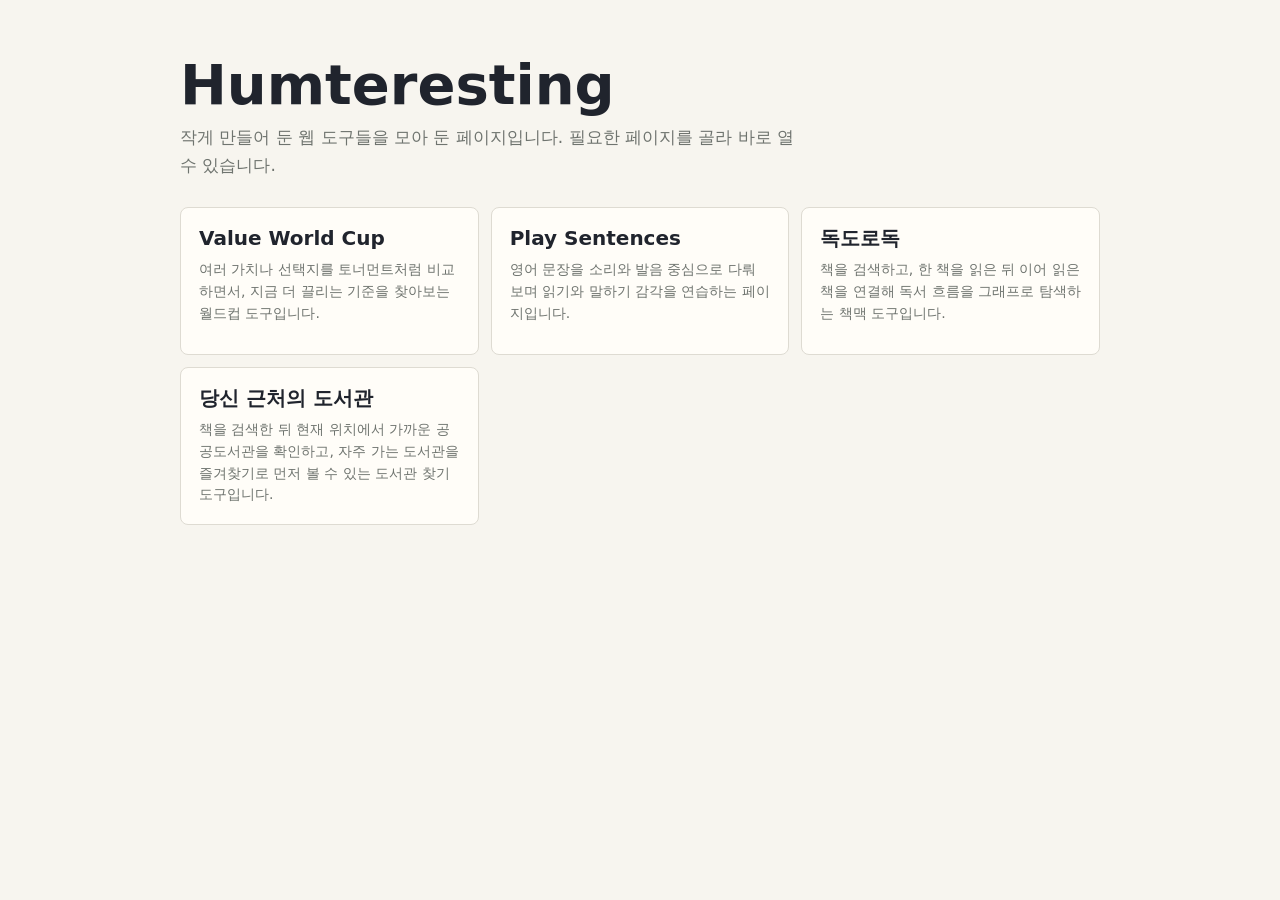
<file: index.html>
<!DOCTYPE html>
<html lang="ko">
<head>
  <meta charset="UTF-8">
  <meta name="viewport" content="width=device-width, initial-scale=1.0">
  <title>Humteresting</title>
  <script async src="https://pagead2.googlesyndication.com/pagead/js/adsbygoogle.js?client=ca-pub-6389383019184909"
     crossorigin="anonymous"></script>
  <style>
    :root {
      color-scheme: light;
      --bg: #f7f5ef;
      --ink: #20242d;
      --muted: #6f746f;
      --line: #dedbd2;
      --panel: #fffdf8;
      --accent: #446b68;
    }

    * {
      box-sizing: border-box;
    }

    body {
      margin: 0;
      min-height: 100vh;
      color: var(--ink);
      background: var(--bg);
      font-family: system-ui, -apple-system, BlinkMacSystemFont, "Segoe UI", sans-serif;
    }

    main {
      width: min(920px, calc(100% - 32px));
      margin: 0 auto;
      padding: 56px 0;
    }

    h1 {
      margin: 0 0 10px;
      font-size: clamp(32px, 6vw, 56px);
      line-height: 1.02;
      letter-spacing: 0;
    }

    .lead {
      max-width: 620px;
      margin: 0 0 28px;
      color: var(--muted);
      font-size: 17px;
      line-height: 1.65;
    }

    .links {
      display: grid;
      grid-template-columns: repeat(auto-fit, minmax(240px, 1fr));
      gap: 12px;
    }

    a {
      display: block;
      min-height: 148px;
      padding: 18px;
      color: inherit;
      text-decoration: none;
      background: var(--panel);
      border: 1px solid var(--line);
      border-radius: 8px;
      transition: 160ms ease;
    }

    a:hover,
    a:focus-visible {
      border-color: var(--accent);
      transform: translateY(-2px);
      outline: none;
    }

    strong {
      display: block;
      margin-bottom: 8px;
      font-size: 20px;
      line-height: 1.25;
    }

    span {
      display: block;
      color: var(--muted);
      font-size: 14px;
      line-height: 1.55;
    }
  </style>
</head>
<body>
  <main>
    <h1>Humteresting</h1>
    <p class="lead">작게 만들어 둔 웹 도구들을 모아 둔 페이지입니다. 필요한 페이지를 골라 바로 열 수 있습니다.</p>

    <div class="links" aria-label="하위 페이지 목록">
      <a href="/values/">
        <strong>Value World Cup</strong>
        <span>여러 가치나 선택지를 토너먼트처럼 비교하면서, 지금 더 끌리는 기준을 찾아보는 월드컵 도구입니다.</span>
      </a>
      <a href="/ipaenglish/">
        <strong>Play Sentences</strong>
        <span>영어 문장을 소리와 발음 중심으로 다뤄 보며 읽기와 말하기 감각을 연습하는 페이지입니다.</span>
      </a>
      <a href="/bookmash_ttr/">
        <strong>독도로독</strong>
        <span>책을 검색하고, 한 책을 읽은 뒤 이어 읽은 책을 연결해 독서 흐름을 그래프로 탐색하는 책맥 도구입니다.</span>
      </a>
      <a href="/web_libraray/">
        <strong>당신 근처의 도서관</strong>
        <span>책을 검색한 뒤 현재 위치에서 가까운 공공도서관을 확인하고, 자주 가는 도서관을 즐겨찾기로 먼저 볼 수 있는 도서관 찾기 도구입니다.</span>
      </a>
    </div>
  </main>
</body>
</html>
</file>
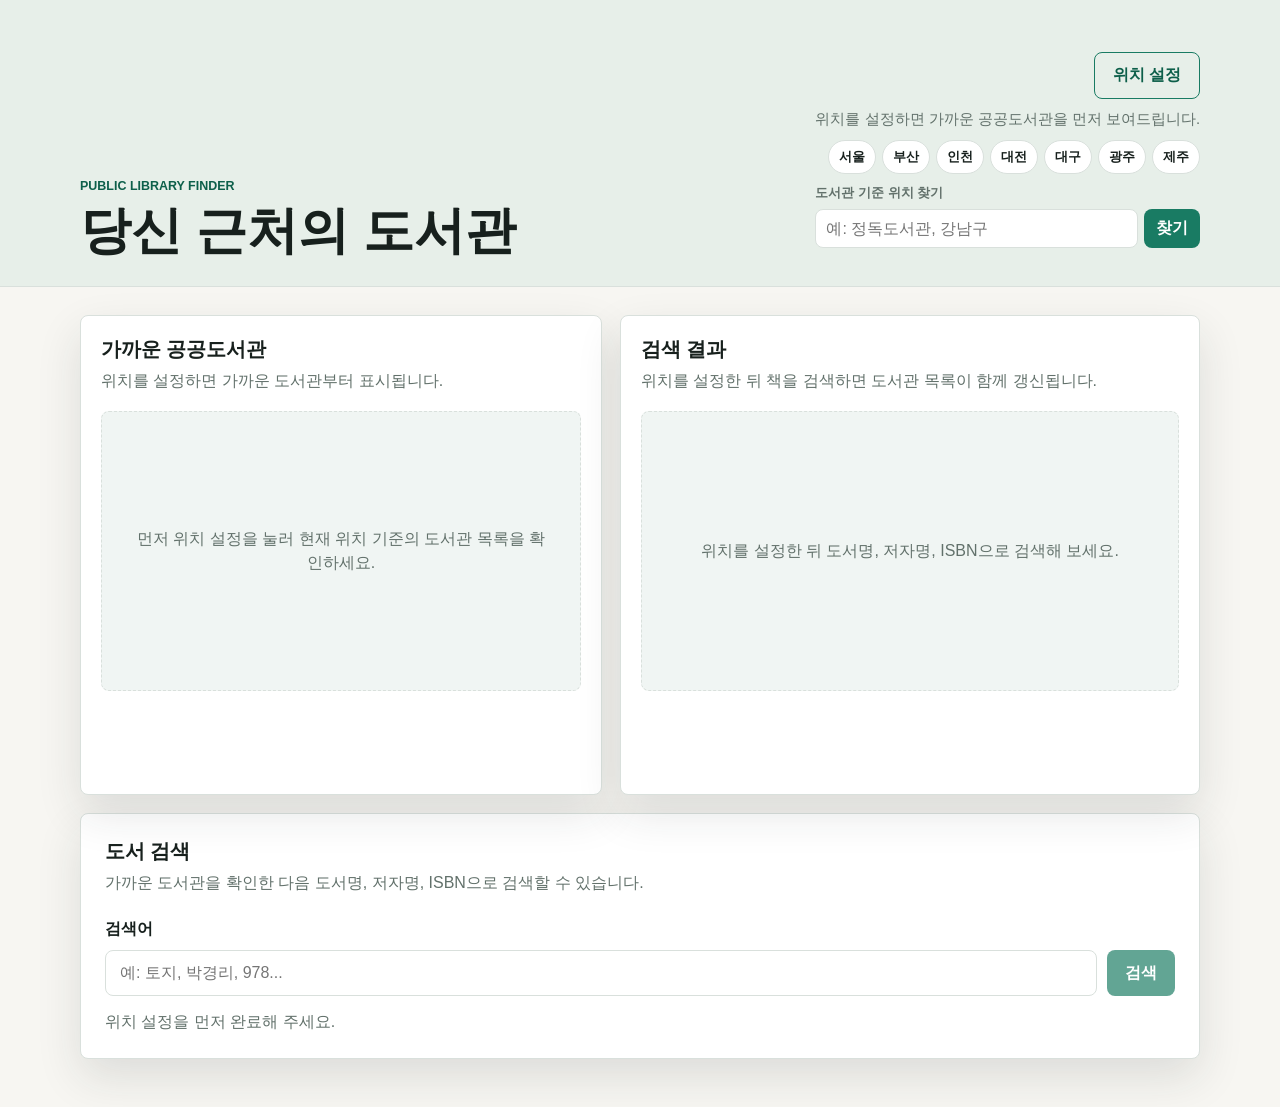
<file: web_libraray/index.html>
<!doctype html>
<html lang="ko">
  <head>
    <meta charset="utf-8">
    <meta name="viewport" content="width=device-width, initial-scale=1">
    <title>공공도서관 도서 검색</title>
    <meta
      name="description"
      content="도서를 검색하고 현재 위치에서 가까운 공공도서관을 거리순으로 확인하세요."
    >
    <link rel="stylesheet" href="./styles.css">
  </head>
  <body>
    <header class="app-header">
      <div>
        <p class="eyebrow">Public Library Finder</p>
        <h1>당신 근처의 도서관</h1>
      </div>
      <div class="location-control">
        <button class="ghost-button" id="locationButton" type="button">위치 설정</button>
        <p id="locationSummary">위치를 설정하면 가까운 공공도서관을 먼저 보여드립니다.</p>
        <div class="location-presets" aria-label="기준 위치 빠른 선택">
          <button type="button" data-lat="37.5665" data-lng="126.9780">서울</button>
          <button type="button" data-lat="35.1796" data-lng="129.0756">부산</button>
          <button type="button" data-lat="37.4563" data-lng="126.7052">인천</button>
          <button type="button" data-lat="36.3504" data-lng="127.3845">대전</button>
          <button type="button" data-lat="35.8714" data-lng="128.6014">대구</button>
          <button type="button" data-lat="35.1595" data-lng="126.8526">광주</button>
          <button type="button" data-lat="33.4996" data-lng="126.5312">제주</button>
        </div>
        <form id="libraryAnchorForm" class="library-anchor-form">
          <label for="libraryAnchorQuery">도서관 기준 위치 찾기</label>
          <div>
            <input
              id="libraryAnchorQuery"
              type="search"
              placeholder="예: 정독도서관, 강남구"
              autocomplete="off"
            >
            <button type="submit">찾기</button>
          </div>
        </form>
        <div id="libraryAnchorResults" class="library-anchor-results" aria-live="polite"></div>
      </div>
    </header>

    <main class="app-shell">
      <section class="content-grid">
        <div class="list-section library-section" aria-labelledby="libraryResultsTitle">
          <div class="section-heading">
            <h2 id="libraryResultsTitle">가까운 공공도서관</h2>
            <p id="selectedBookText">위치를 설정하면 가까운 도서관부터 표시됩니다.</p>
          </div>
          <div id="libraryResults" class="library-list empty-state">
            먼저 위치 설정을 눌러 현재 위치 기준의 도서관 목록을 확인하세요.
          </div>
        </div>

        <div class="list-section" aria-labelledby="bookResultsTitle">
          <div class="section-heading">
            <h2 id="bookResultsTitle">검색 결과</h2>
            <p>위치를 설정한 뒤 책을 검색하면 도서관 목록이 함께 갱신됩니다.</p>
          </div>
          <div id="bookResults" class="book-list empty-state">
            위치를 설정한 뒤 도서명, 저자명, ISBN으로 검색해 보세요.
          </div>
        </div>
      </section>

      <section class="search-panel" aria-labelledby="searchTitle">
        <div class="section-heading">
          <h2 id="searchTitle">도서 검색</h2>
          <p>가까운 도서관을 확인한 다음 도서명, 저자명, ISBN으로 검색할 수 있습니다.</p>
        </div>
        <form id="searchForm" class="search-form">
          <label for="query">검색어</label>
          <div class="search-row">
            <input
              id="query"
              name="query"
              type="search"
              placeholder="예: 토지, 박경리, 978..."
              autocomplete="off"
              disabled
              required
            >
            <button type="submit" disabled>검색</button>
          </div>
        </form>
        <p class="status" id="searchStatus" role="status">위치 설정을 먼저 완료해 주세요.</p>
      </section>
    </main>

    <template id="bookTemplate">
      <button class="book-item" type="button">
        <span class="book-title"></span>
        <span class="book-meta"></span>
        <span class="book-isbn"></span>
      </button>
    </template>

    <template id="libraryTemplate">
      <article class="library-item">
        <div>
          <h3></h3>
          <p class="library-address"></p>
          <p class="library-contact"></p>
        </div>
        <div class="library-actions">
          <span class="distance-badge"></span>
          <button class="favorite-button" type="button" aria-pressed="false"></button>
        </div>
      </article>
    </template>

    <script src="./app.js" defer></script>
  </body>
</html>
</file>
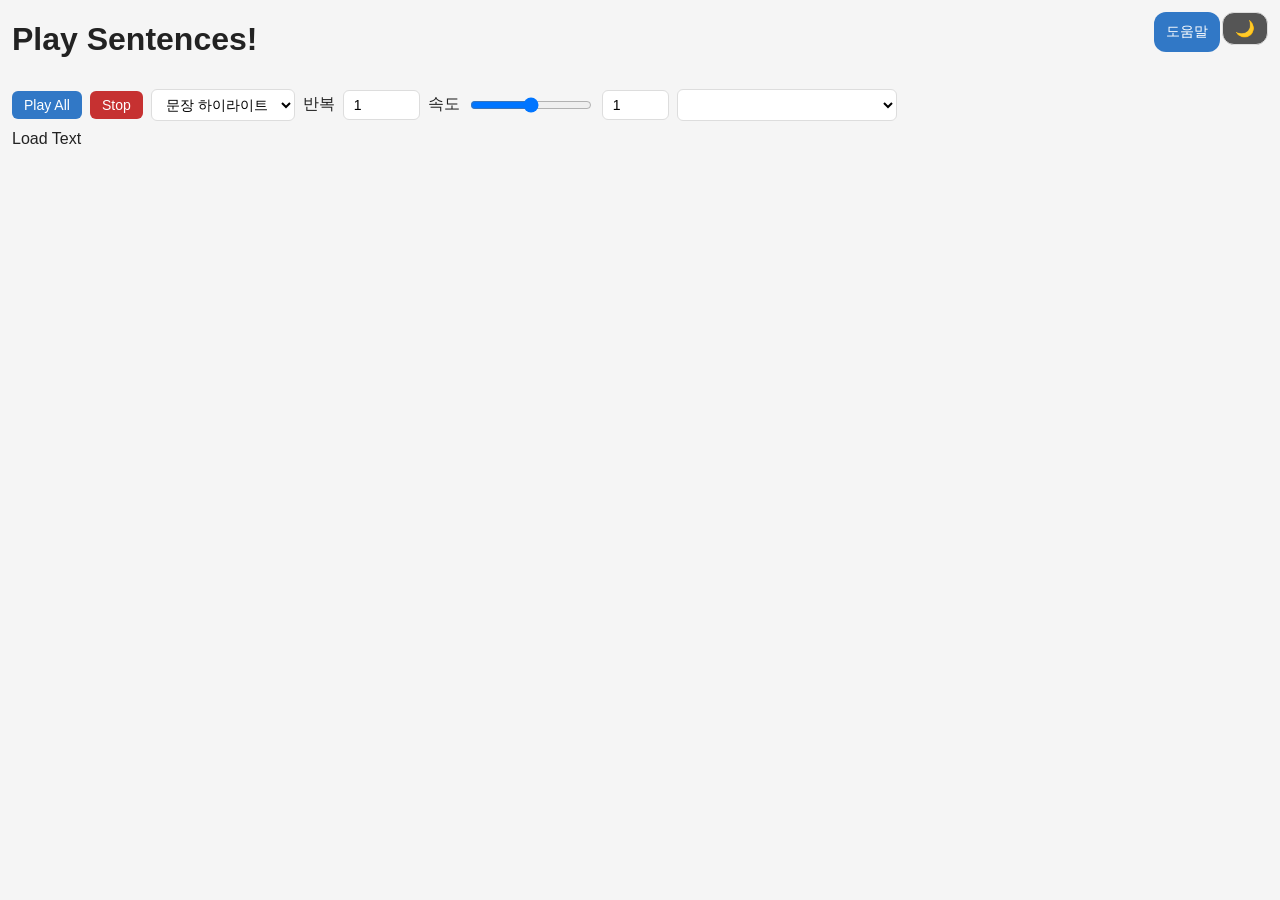
<file: ipa.html>
<!DOCTYPE html>
<html lang="ko">
<head>
<meta charset="UTF-8" />
<title>Play Sentences!</title>
<script async src="https://pagead2.googlesyndication.com/pagead/js/adsbygoogle.js?client=ca-pub-6389383019184909"
     crossorigin="anonymous"></script>
     <script>
// 마우스 오른쪽 클릭 메뉴 비활성화
document.addEventListener('contextmenu', function(event) {
  event.preventDefault();
});

// 키보드 F12, Ctrl+Shift+I (개발자 도구 단축키) 차단
document.addEventListener('keydown', function(event) {
  // F12
  if (event.key === 'F12') {
    event.preventDefault();
  }
  // Ctrl + Shift + I
  if (event.ctrlKey && event.shiftKey && event.key.toLowerCase() === 'i') {
    event.preventDefault();
  }
  // Ctrl + U (소스 보기 단축키) 차단
  if (event.ctrlKey && event.key.toLowerCase() === 'u') {
    event.preventDefault();
  }
});
</script>
<meta name="viewport" content="width=device-width, initial-scale=1" />
<style>
body { font-family: Arial, sans-serif; margin:12px; max-width:900px; background:#f5f5f5; color:#222; }
.controls { display:flex; flex-wrap:wrap; gap:8px; margin-bottom:16px; align-items:center; position:sticky; top:0; background:#f5f5f5; padding:8px 0; z-index:10; }
button, select, input { font-size:14px; padding:6px 10px; border-radius:6px; border:1px solid #ddd; background:#fff; cursor:pointer; }
button:hover, select:hover, input:hover { filter:brightness(0.9); }
#darkToggle { position:fixed; right:16px; top:16px; background:#555; color:#fff; padding:6px 12px; border-radius:12px; user-select:none; cursor:pointer; font-size:16px; }
#darkToggle:hover { background:#777; }
#content { max-width:900px; margin:auto; line-height:1.6; overflow-x:hidden; }
.sentence-block { background:#fff; padding:16px; margin-bottom:24px; border-radius:8px; border:1px solid #ccc; }
.sentence-block.highlighted { background:#c8e8c8 !important; }
.toolbar { display:flex; gap:8px; margin-bottom:12px; align-items:center; }
.btn { padding:6px 12px; border:none; cursor:pointer; background:#3178c6; color:white; border-radius:6px; font-size:14px; }
.btn.stop { background:#c63131; }
.number { font-family:monospace; color:#666; width:40px; user-select:none; }
.line-wrapper { display:flex; flex-wrap:wrap; gap:12px 18px; }
.word-block { display:flex; flex-direction:column; align-items:center; user-select:text; white-space:nowrap; cursor:pointer; min-width:50px; border-radius:6px; transition:background-color 0.15s ease-in-out; padding:4px; }
.word-block:hover { background:#e0e0e0; }
.word-text { font-size:16px; }
.word-ipa { font-style:italic; color:#555; font-size:14px; margin-top:2px; }
.highlight { background:#ffd54f !important; }
#ipaProgress { font-size:12px; color:#555; }
</style>

</head>
<body>
<h1>Play Sentences!</h1>

<div class="controls">
  <button id="btnPlayAll" class="btn">Play All</button>
  <button id="btnStop" class="btn stop" disabled>Stop</button>
  <select id="modeSelect">
    <option value="sentence" selected>문장 하이라이트</option>
    <option value="word">단어 하이라이트</option>
  </select>
  <label for="inputRepeat">반복</label>
  <input id="inputRepeat" type="number" min="1" value="1" style="width:55px"/>
  <label for="inputRate">속도</label>
  <input id="inputRate" type="range" min="0.5" max="1.5" step="0.1" value="1" style="width:100px"/>
  <input id="inputRateNum" type="number" min="0.5" max="1.5" step="0.1" value="1" style="width:45px"/>
  <select id="selectVoice" style="min-width:220px"></select>
  <label for="inputFile">Load Text</label>
  <input id="inputFile" type="file" accept=".txt" style="display:none"/>
  <span id="fileInfo"></span>
  <span id="ipaProgress"></span>
</div>

<div id="content"></div>
<button id="darkToggle" style="position:fixed;top:12px;right:12px;cursor:pointer;">🌙</button>
<!-- 도움말 버튼 -->
<button id="helpToggle" title="도움말 보기/숨기기" 
        style="background:#3178c6; color:white; border:none; border-radius:12px; padding:6px 12px; font-size:14px; position:fixed; top:12px; right:60px; cursor:pointer; height:40px;">
  도움말
</button>

<!-- 도움말 박스 -->
<div id="helpBox" style="
    position:fixed; top:44px; right:60px; 
    width:300px; max-width:90%; padding:12px; 
    background:#fff; color:#222; border:1px solid #ccc; border-radius:8px; 
    box-shadow:0 4px 8px rgba(0,0,0,0.2); font-size:14px; line-height:1.4; 
    display:none; z-index:20;">
  <strong>Play Sentences! 도움말</strong>
  <ol style="padding-left:18px; margin-top:8px;">
    <li><strong>Load Text</strong> : 텍스트 파일(.txt) 선택 후 문장과 단어를 로드합니다.</li>
    <li><strong>Play All</strong> : 모든 문장을 처음부터 끝까지 연속 재생합니다.</li>
    <li><strong>Start This Sentence</strong> : 해당 문장에서 전체 재생을 시작합니다.</li>
    <li><strong>Play This Sentence</strong> : 해당 문장만 재생합니다.</li>
    <li><strong>Stop</strong> : 재생 중인 문장/단어를 즉시 중지합니다.</li>
    <li><strong>Mode</strong> : 문장/단어 단위 하이라이트 선택</li>
    <li><strong>Repeat</strong> : 단어/문장 반복 횟수 설정</li>
    <li><strong>Rate</strong> : 재생 속도 조절</li>
    <li><strong>Voice</strong> : 사용할 음성 선택</li>
    <li><strong>Dark Mode</strong> : 화면 테마 변경</li>
  </ol>
</div>

<script>
(() => {
  const helpToggle = document.getElementById("helpToggle");
  const helpBox = document.getElementById("helpBox");

  // hover만으로 도움말 표시
  helpToggle.addEventListener("mouseenter", () => { helpBox.style.display = "block"; });
  helpToggle.addEventListener("mouseleave", () => { helpBox.style.display = "none"; });
  helpBox.addEventListener("mouseenter", () => { helpBox.style.display = "block"; });
  helpBox.addEventListener("mouseleave", () => { helpBox.style.display = "none"; });
})();
</script>

<script>
(() => {
  // DOM Elements
  const btnPlayAll = document.getElementById("btnPlayAll");
  const btnStop = document.getElementById("btnStop");
  const modeSelect = document.getElementById("modeSelect");
  const inputRepeat = document.getElementById("inputRepeat");
  const inputRate = document.getElementById("inputRate");
  const inputRateNum = document.getElementById("inputRateNum");
  const selectVoice = document.getElementById("selectVoice");
  const inputFile = document.getElementById("inputFile");
  const fileInfo = document.getElementById("fileInfo");
  const content = document.getElementById("content");
  const darkToggle = document.getElementById("darkToggle");
  const ipaProgress = document.getElementById("ipaProgress");

  // State
  let sentences = [];
  let voices = [], currentVoice = null, currentRate = 1, currentMode = modeSelect.value;
  let isPlaying = false, currentUtterance = null;
  let highlight = { sentence:null, word:-1 };
  let ipaCache = new Map();

  // Load IPA cache from localStorage
  const savedIPA = localStorage.getItem("ipaCache");
  if(savedIPA){ try{ ipaCache = new Map(Object.entries(JSON.parse(savedIPA))); ipaProgress.textContent="IPA Loaded: 100%"; }catch{} }

  function saveIPA(){ localStorage.setItem("ipaCache", JSON.stringify(Object.fromEntries(ipaCache))); }

  // SpeechSynthesis voices
  function loadVoices(){
    voices = speechSynthesis.getVoices().filter(v=>v.lang.startsWith("en"));
    if(!voices.length) return setTimeout(loadVoices,100);
    selectVoice.innerHTML = voices.map((v,i)=>`<option value="${i}">${v.name} (${v.lang})</option>`).join("");
    currentVoice = voices[0];
  }
  speechSynthesis.onvoiceschanged = loadVoices;
  loadVoices();
  selectVoice.addEventListener("change",()=>currentVoice=voices[selectVoice.value]);
  inputRate.addEventListener("input",(e)=>{ currentRate=+e.target.value; inputRateNum.value=currentRate.toFixed(1); });
  inputRateNum.addEventListener("input",(e)=>{ const v=Math.min(1.5, Math.max(0.5,+e.target.value)); currentRate=v; inputRate.value=v.toFixed(1); inputRateNum.value=v.toFixed(1); });
  inputRepeat.addEventListener("change",()=>{ if(inputRepeat.value<1) inputRepeat.value=1; });
  modeSelect.addEventListener("change",()=>currentMode=modeSelect.value);

  // File load
  inputFile.addEventListener("change", async e=>{
    if(!e.target.files.length) return;
    const file = e.target.files[0];
    fileInfo.textContent = file.name;
    const text = await file.text();
    sentences = text.split(/\r?\n/).filter(l=>l.trim());
    await preloadIPA();
    renderSentences();
  });

  async function fetchIPA(word){
    if(ipaCache.has(word)) return ipaCache.get(word);
    try{
      const res = await fetch(`https://api.dictionaryapi.dev/api/v2/entries/en/${encodeURIComponent(word.toLowerCase())}`);
      if(!res.ok) return "–";
      const data = await res.json();
      for(const entry of data){
        if(entry.phonetics){
          for(const p of entry.phonetics){
            if(p.text){ ipaCache.set(word,p.text); saveIPA(); return p.text; }
          }
        }
      }
    }catch{}
    ipaCache.set(word,"–"); saveIPA(); return "–";
  }

  async function preloadIPA(){
    let uniqueWords = new Set();
    sentences.forEach(s=>s.split(/\s+/).forEach(w=>uniqueWords.add(w.toLowerCase())));
    const arr = [...uniqueWords];
    if(!arr.length) return;
    for(let i=0;i<arr.length;i+=10){
      await Promise.all(arr.slice(i,i+10).map(fetchIPA));
      ipaProgress.textContent = `IPA Loaded: ${Math.min(100, Math.round(((i+10)/arr.length)*100))}%`;
    }
    ipaProgress.textContent="IPA Loaded: 100%";
  }

  function createWordBlock(word, ipa, sIdx, wIdx){
    const block = document.createElement("div"); block.className="word-block"; block.dataset.sentence=sIdx; block.dataset.word=wIdx;
    const wDiv = document.createElement("div"); wDiv.className="word-text"; wDiv.textContent=word;
    const iDiv = document.createElement("div"); iDiv.className="word-ipa"; iDiv.textContent=ipa;
    block.append(wDiv, iDiv);
    block.onclick = ()=>{ if(isPlaying) stopAll(); playWord(sIdx, wIdx); };
    return block;
  }

  function clearHighlights(){
    if(highlight.sentence!==null){
      const block = content.children[highlight.sentence];
      if(block) block.classList.remove("highlighted");
    }
    document.querySelectorAll(".highlight").forEach(el=>el.classList.remove("highlight"));
    highlight = { sentence:null, word:-1 };
  }

  function scrollToSentence(idx){
    const block = content.children[idx];
    if(block) block.scrollIntoView({behavior:'smooth', block:'center'});
  }

  function renderSentences(){
    content.innerHTML="";
    sentences.forEach((sentence, sIdx)=>{
      const block = document.createElement("div"); block.className="sentence-block"; block.dataset.sentence=sIdx;
      const toolbar = document.createElement("div"); toolbar.className="toolbar";
      const playBtn = document.createElement("button"); playBtn.className="btn"; playBtn.textContent="Play This Sentence";
      playBtn.onclick=()=>{ if(isPlaying) stopAll(); playSentence(sIdx); };
      const startBtn = document.createElement("button"); startBtn.className="btn"; startBtn.textContent="Start This Sentence";
      startBtn.onclick=()=>{ if(isPlaying) stopAll(); playSequence(sIdx); };
      const num = document.createElement("div"); num.className="number"; num.textContent=(sIdx+1).toString().padStart(3,"0");
      toolbar.append(playBtn, startBtn, num); block.appendChild(toolbar);

      const wrapper = document.createElement("div"); wrapper.className="line-wrapper";
      const words = sentence.replace(/[.,!?]/g,"").split(/\s+/);
      words.forEach((w,wIdx)=> wrapper.appendChild(createWordBlock(w, ipaCache.get(w.toLowerCase())||"–", sIdx, wIdx)));
      block.appendChild(wrapper);
      content.appendChild(block);
    });
  }

  function speak(text, repeat=1, callback=null){
    if(!isPlaying) return;
    let count=0;
    function speakOnce(){
      if(!isPlaying) return;
      const utter = new SpeechSynthesisUtterance(text);
      utter.voice=currentVoice; utter.rate=currentRate;
      currentUtterance=utter;
      utter.onend=()=>{
        if(!isPlaying) return;
        count++;
        if(count<repeat) speakOnce();
        else callback?.();
      };
      speechSynthesis.speak(utter);
    }
    speakOnce();
  }

  function playWord(sIdx, wIdx){
    if(sIdx>=sentences.length) return;
    const block = content.children[sIdx];
    const words = sentences[sIdx].replace(/[.,!?]/g,"").split(/\s+/);
    if(wIdx>=words.length) return;
    clearHighlights(); block.classList.add("highlighted");
    highlight.sentence = sIdx; highlight.word=wIdx;
    const wordBlock = block.querySelector(`.word-block[data-word="${wIdx}"]`);
    if(wordBlock){ wordBlock.querySelector(".word-text").classList.add("highlight"); wordBlock.querySelector(".word-ipa").classList.add("highlight"); }
    scrollToSentence(sIdx);
    isPlaying=true; btnPlayAll.disabled=true; btnStop.disabled=false;
    speak(words[wIdx], Number(inputRepeat.value), ()=>{ clearHighlights(); stopAll(); });
  }

  function playSentence(sIdx, callback=null){
    if(sIdx>=sentences.length){ callback?.(); return; }
    const block = content.children[sIdx];
    const words = sentences[sIdx].replace(/[.,!?]/g,"").split(/\s+/);
    if(currentMode==="sentence"){
      clearHighlights(); block.classList.add("highlighted"); highlight.sentence=sIdx;
      scrollToSentence(sIdx);
      isPlaying=true; btnPlayAll.disabled=true; btnStop.disabled=false;
      speak(sentences[sIdx], Number(inputRepeat.value), ()=>{
        clearHighlights();
        callback?.();
      });
    } else { // word mode
      let wIdx=0;
      function nextWord(){
        if(!isPlaying) return;
        if(wIdx>=words.length){ clearHighlights(); callback?.(); return; }
        clearHighlights(); block.classList.add("highlighted"); highlight.sentence=sIdx; highlight.word=wIdx;
        const wordBlock = block.querySelector(`.word-block[data-word="${wIdx}"]`);
        if(wordBlock){ wordBlock.querySelector(".word-text").classList.add("highlight"); wordBlock.querySelector(".word-ipa").classList.add("highlight"); }
        scrollToSentence(sIdx);
        speak(words[wIdx], Number(inputRepeat.value), ()=>{ wIdx++; nextWord(); });
      }
      nextWord();
    }
  }

  function playSequence(startIdx=0){
    if(startIdx>=sentences.length) return;
    isPlaying=true; btnPlayAll.disabled=true; btnStop.disabled=false;
    let idx = startIdx;
    function nextSentence(){
      if(!isPlaying){ clearHighlights(); return; }
      if(idx>=sentences.length){ stopAll(); return; }
      playSentence(idx, ()=>{ idx++; nextSentence(); });
    }
    nextSentence();
  }

  function stopAll(){
    isPlaying=false; speechSynthesis.cancel(); clearHighlights();
    btnPlayAll.disabled=false; btnStop.disabled=true;
  }

  btnPlayAll.addEventListener("click", ()=>{ if(sentences.length) playSequence(0); });
  btnStop.addEventListener("click", stopAll);
  darkToggle.addEventListener("click", ()=>{ document.body.classList.toggle("dark"); darkToggle.textContent=document.body.classList.contains("dark")?"☀️":"🌙"; });
})();
</script>
</body>
</html>
</file>
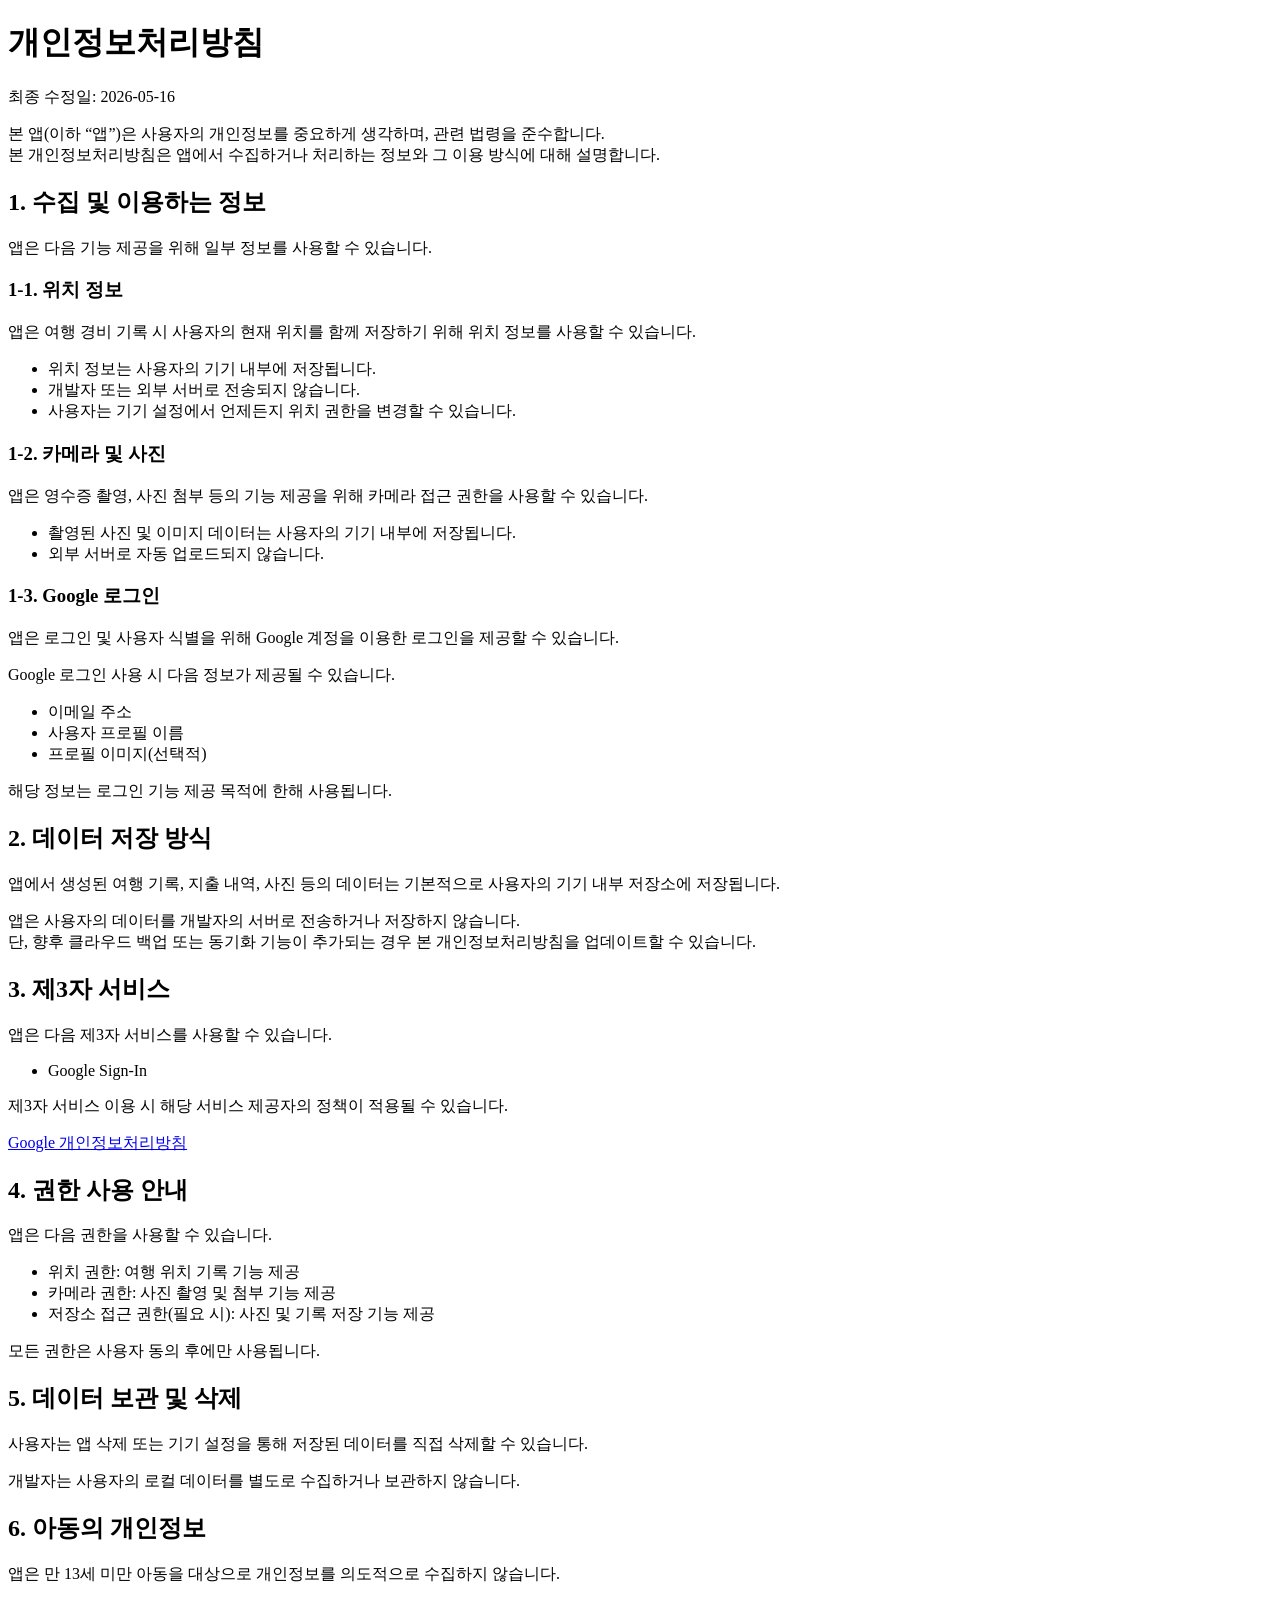
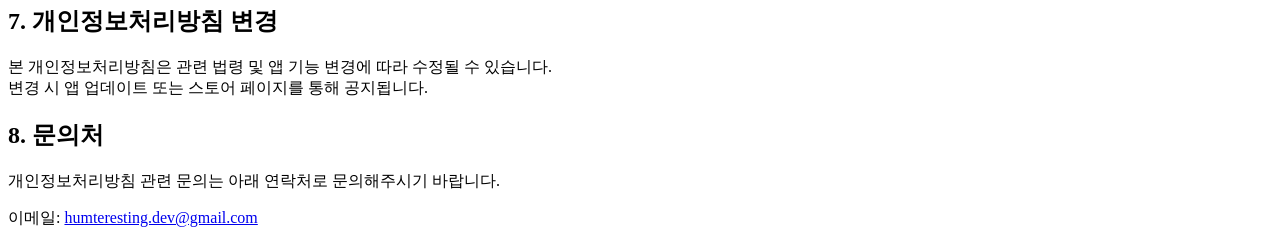
<file: privacy/trip_money_privacy.html>
﻿<!DOCTYPE html>
<html lang="ko">
<head>
  <meta charset="UTF-8">
  <meta name="viewport" content="width=device-width, initial-scale=1.0">
  <title>개인정보처리방침</title>
</head>
<body>
  <main>
    <h1>개인정보처리방침</h1>

    <p>최종 수정일: 2026-05-16</p>

    <p>본 앱(이하 “앱”)은 사용자의 개인정보를 중요하게 생각하며, 관련 법령을 준수합니다.<br>
    본 개인정보처리방침은 앱에서 수집하거나 처리하는 정보와 그 이용 방식에 대해 설명합니다.</p>

    <h2>1. 수집 및 이용하는 정보</h2>

    <p>앱은 다음 기능 제공을 위해 일부 정보를 사용할 수 있습니다.</p>

    <h3>1-1. 위치 정보</h3>

    <p>앱은 여행 경비 기록 시 사용자의 현재 위치를 함께 저장하기 위해 위치 정보를 사용할 수 있습니다.</p>

    <ul>
      <li>위치 정보는 사용자의 기기 내부에 저장됩니다.</li>
      <li>개발자 또는 외부 서버로 전송되지 않습니다.</li>
      <li>사용자는 기기 설정에서 언제든지 위치 권한을 변경할 수 있습니다.</li>
    </ul>

    <h3>1-2. 카메라 및 사진</h3>

    <p>앱은 영수증 촬영, 사진 첨부 등의 기능 제공을 위해 카메라 접근 권한을 사용할 수 있습니다.</p>

    <ul>
      <li>촬영된 사진 및 이미지 데이터는 사용자의 기기 내부에 저장됩니다.</li>
      <li>외부 서버로 자동 업로드되지 않습니다.</li>
    </ul>

    <h3>1-3. Google 로그인</h3>

    <p>앱은 로그인 및 사용자 식별을 위해 Google 계정을 이용한 로그인을 제공할 수 있습니다.</p>

    <p>Google 로그인 사용 시 다음 정보가 제공될 수 있습니다.</p>

    <ul>
      <li>이메일 주소</li>
      <li>사용자 프로필 이름</li>
      <li>프로필 이미지(선택적)</li>
    </ul>

    <p>해당 정보는 로그인 기능 제공 목적에 한해 사용됩니다.</p>

    <h2>2. 데이터 저장 방식</h2>

    <p>앱에서 생성된 여행 기록, 지출 내역, 사진 등의 데이터는 기본적으로 사용자의 기기 내부 저장소에 저장됩니다.</p>

    <p>앱은 사용자의 데이터를 개발자의 서버로 전송하거나 저장하지 않습니다.<br>
    단, 향후 클라우드 백업 또는 동기화 기능이 추가되는 경우 본 개인정보처리방침을 업데이트할 수 있습니다.</p>

    <h2>3. 제3자 서비스</h2>

    <p>앱은 다음 제3자 서비스를 사용할 수 있습니다.</p>

    <ul>
      <li>Google Sign-In</li>
    </ul>

    <p>제3자 서비스 이용 시 해당 서비스 제공자의 정책이 적용될 수 있습니다.</p>

    <p><a href="https://policies.google.com/privacy" target="_blank" rel="noopener noreferrer">Google 개인정보처리방침</a></p>

    <h2>4. 권한 사용 안내</h2>

    <p>앱은 다음 권한을 사용할 수 있습니다.</p>

    <ul>
      <li>위치 권한: 여행 위치 기록 기능 제공</li>
      <li>카메라 권한: 사진 촬영 및 첨부 기능 제공</li>
      <li>저장소 접근 권한(필요 시): 사진 및 기록 저장 기능 제공</li>
    </ul>

    <p>모든 권한은 사용자 동의 후에만 사용됩니다.</p>

    <h2>5. 데이터 보관 및 삭제</h2>

    <p>사용자는 앱 삭제 또는 기기 설정을 통해 저장된 데이터를 직접 삭제할 수 있습니다.</p>

    <p>개발자는 사용자의 로컬 데이터를 별도로 수집하거나 보관하지 않습니다.</p>

    <h2>6. 아동의 개인정보</h2>

    <p>앱은 만 13세 미만 아동을 대상으로 개인정보를 의도적으로 수집하지 않습니다.</p>

    <h2>7. 개인정보처리방침 변경</h2>

    <p>본 개인정보처리방침은 관련 법령 및 앱 기능 변경에 따라 수정될 수 있습니다.<br>
    변경 시 앱 업데이트 또는 스토어 페이지를 통해 공지됩니다.</p>

    <h2>8. 문의처</h2>

    <p>개인정보처리방침 관련 문의는 아래 연락처로 문의해주시기 바랍니다.</p>

    <p>이메일: <a href="mailto:humteresting.dev@gmail.com">humteresting.dev@gmail.com</a></p>
  </main>
</body>
</html>
</file>
<file: web_libraray/styles.css>
:root {
  color-scheme: light;
  --bg: #f7f6f2;
  --panel: #ffffff;
  --panel-muted: #f0f5f3;
  --ink: #17201d;
  --muted: #62716b;
  --line: #d9e0dc;
  --accent: #197b63;
  --accent-strong: #0d5f4a;
  --accent-soft: #dceee8;
  --warn: #a84b2f;
  --shadow: 0 18px 45px rgba(30, 45, 39, 0.12);
}

* {
  box-sizing: border-box;
}

body {
  min-height: 100vh;
  margin: 0;
  background: var(--bg);
  color: var(--ink);
  font-family: Arial, "Noto Sans KR", sans-serif;
}

button,
input {
  font: inherit;
}

.app-header {
  display: flex;
  align-items: flex-end;
  justify-content: space-between;
  gap: 24px;
  padding: 52px max(24px, calc((100vw - 1120px) / 2)) 28px;
  background: #e7efe9;
  border-bottom: 1px solid var(--line);
}

.eyebrow {
  margin: 0 0 10px;
  color: var(--accent-strong);
  font-size: 0.78rem;
  font-weight: 700;
  letter-spacing: 0;
  text-transform: uppercase;
}

h1,
h2,
h3,
p {
  margin-top: 0;
}

h1 {
  max-width: 760px;
  margin-bottom: 0;
  font-size: clamp(2rem, 4vw, 3.6rem);
  line-height: 1.08;
}

h2 {
  margin-bottom: 6px;
  font-size: 1.22rem;
}

.app-shell {
  width: min(1120px, calc(100% - 32px));
  margin: 28px auto 48px;
}

.search-panel,
.list-section {
  background: var(--panel);
  border: 1px solid var(--line);
  border-radius: 8px;
  box-shadow: var(--shadow);
}

.search-panel {
  padding: 24px;
}

.section-heading p {
  margin-bottom: 0;
  color: var(--muted);
  line-height: 1.5;
}

.search-form {
  display: grid;
  gap: 10px;
  margin-top: 24px;
}

.search-form label {
  font-weight: 700;
}

.search-row {
  display: grid;
  grid-template-columns: 1fr auto;
  gap: 10px;
}

input {
  min-width: 0;
  border: 1px solid var(--line);
  border-radius: 8px;
  padding: 13px 14px;
  background: #fff;
  color: var(--ink);
}

input:focus {
  border-color: var(--accent);
  outline: 3px solid var(--accent-soft);
}

button {
  border: 0;
  border-radius: 8px;
  padding: 12px 18px;
  background: var(--accent);
  color: #fff;
  cursor: pointer;
  font-weight: 700;
}

button:hover {
  background: var(--accent-strong);
}

button:disabled {
  cursor: wait;
  opacity: 0.68;
}

.ghost-button {
  border: 1px solid var(--accent);
  background: transparent;
  color: var(--accent-strong);
  white-space: nowrap;
}

.ghost-button:hover {
  background: var(--accent-soft);
}

.location-control {
  display: grid;
  justify-items: end;
  gap: 10px;
  max-width: 460px;
}

.location-control p {
  margin: 0;
  color: var(--muted);
  font-size: 0.92rem;
  line-height: 1.45;
  text-align: right;
}

.location-presets {
  display: flex;
  flex-wrap: wrap;
  justify-content: flex-end;
  gap: 6px;
}

.location-presets button {
  border: 1px solid var(--line);
  border-radius: 999px;
  padding: 7px 10px;
  background: #fff;
  color: var(--ink);
  font-size: 0.82rem;
}

.location-presets button:hover {
  border-color: var(--accent);
  background: var(--accent-soft);
}

.library-anchor-form {
  display: grid;
  width: min(460px, 100%);
  gap: 7px;
}

.library-anchor-form label {
  color: var(--muted);
  font-size: 0.82rem;
  font-weight: 700;
}

.library-anchor-form div {
  display: grid;
  grid-template-columns: 1fr auto;
  gap: 6px;
}

.library-anchor-form input {
  padding: 9px 10px;
}

.library-anchor-form button {
  padding: 9px 12px;
}

.library-anchor-results {
  display: grid;
  width: min(460px, 100%);
  gap: 6px;
}

.anchor-result-button {
  display: grid;
  gap: 3px;
  width: 100%;
  border: 1px solid var(--line);
  background: #fff;
  color: var(--ink);
  padding: 10px 12px;
  text-align: left;
}

.anchor-result-button:hover {
  border-color: var(--accent);
  background: var(--accent-soft);
}

.anchor-result-button span {
  color: var(--muted);
  font-size: 0.8rem;
  font-weight: 400;
  line-height: 1.35;
}

.anchor-empty {
  margin: 0;
  color: var(--muted);
  font-size: 0.86rem;
  line-height: 1.45;
  text-align: right;
}

.status {
  min-height: 22px;
  margin: 16px 0 0;
  color: var(--muted);
}

.status.error {
  color: var(--warn);
}

.content-grid {
  display: grid;
  grid-template-columns: minmax(360px, 0.9fr) minmax(0, 1fr);
  gap: 18px;
  margin-bottom: 18px;
}

.list-section {
  min-height: 480px;
  padding: 20px;
}

.book-list,
.library-list {
  display: grid;
  gap: 12px;
  margin-top: 18px;
}

.library-note {
  margin: 0;
  border: 1px solid var(--line);
  border-radius: 8px;
  padding: 12px 14px;
  background: var(--panel-muted);
  color: var(--muted);
  font-size: 0.92rem;
  line-height: 1.45;
}

.empty-state {
  place-items: center;
  min-height: 280px;
  padding: 28px;
  border: 1px dashed var(--line);
  border-radius: 8px;
  background: var(--panel-muted);
  color: var(--muted);
  text-align: center;
  line-height: 1.55;
}

.book-item {
  display: grid;
  width: 100%;
  gap: 6px;
  border: 1px solid var(--line);
  background: #fff;
  color: var(--ink);
  padding: 16px;
  text-align: left;
}

.book-item:hover,
.book-item.active {
  border-color: var(--accent);
  background: var(--accent-soft);
}

.book-title {
  font-weight: 800;
  line-height: 1.35;
}

.book-meta,
.book-isbn,
.library-address,
.library-contact {
  color: var(--muted);
  font-size: 0.92rem;
  line-height: 1.45;
}

.library-item {
  display: grid;
  grid-template-columns: minmax(0, 1fr) auto;
  gap: 14px;
  align-items: start;
  border: 1px solid var(--line);
  border-radius: 8px;
  padding: 16px;
  background: #fff;
}

.library-item.favorite {
  border-color: var(--accent);
  background: #fbfffd;
}

.library-item h3 {
  margin-bottom: 8px;
  font-size: 1rem;
}

.library-item p {
  margin-bottom: 5px;
}

.library-actions {
  display: grid;
  justify-items: end;
  gap: 10px;
}

.distance-badge {
  display: inline-flex;
  align-items: center;
  min-height: 30px;
  border-radius: 999px;
  padding: 4px 10px;
  background: var(--accent-soft);
  color: var(--accent-strong);
  font-size: 0.86rem;
  font-weight: 800;
  white-space: nowrap;
}

.favorite-button {
  min-width: 86px;
  border: 1px solid var(--line);
  background: #fff;
  color: var(--ink);
  padding: 8px 10px;
  font-size: 0.86rem;
}

.favorite-button[aria-pressed="true"] {
  border-color: var(--accent);
  background: var(--accent);
  color: #fff;
}

@media (max-width: 820px) {
  .app-header {
    display: grid;
    padding-top: 34px;
  }

  .location-control {
    justify-items: start;
    max-width: none;
  }

  .location-control p {
    text-align: left;
  }

  .location-presets {
    justify-content: flex-start;
  }

  .anchor-empty {
    text-align: left;
  }

  h1 {
    font-size: 2.2rem;
  }

  .content-grid,
  .search-row {
    grid-template-columns: 1fr;
  }

  .list-section {
    min-height: auto;
  }

  .library-item {
    grid-template-columns: 1fr;
  }

  .library-actions {
    grid-template-columns: auto auto;
    justify-content: space-between;
    justify-items: stretch;
  }
}
</file>
